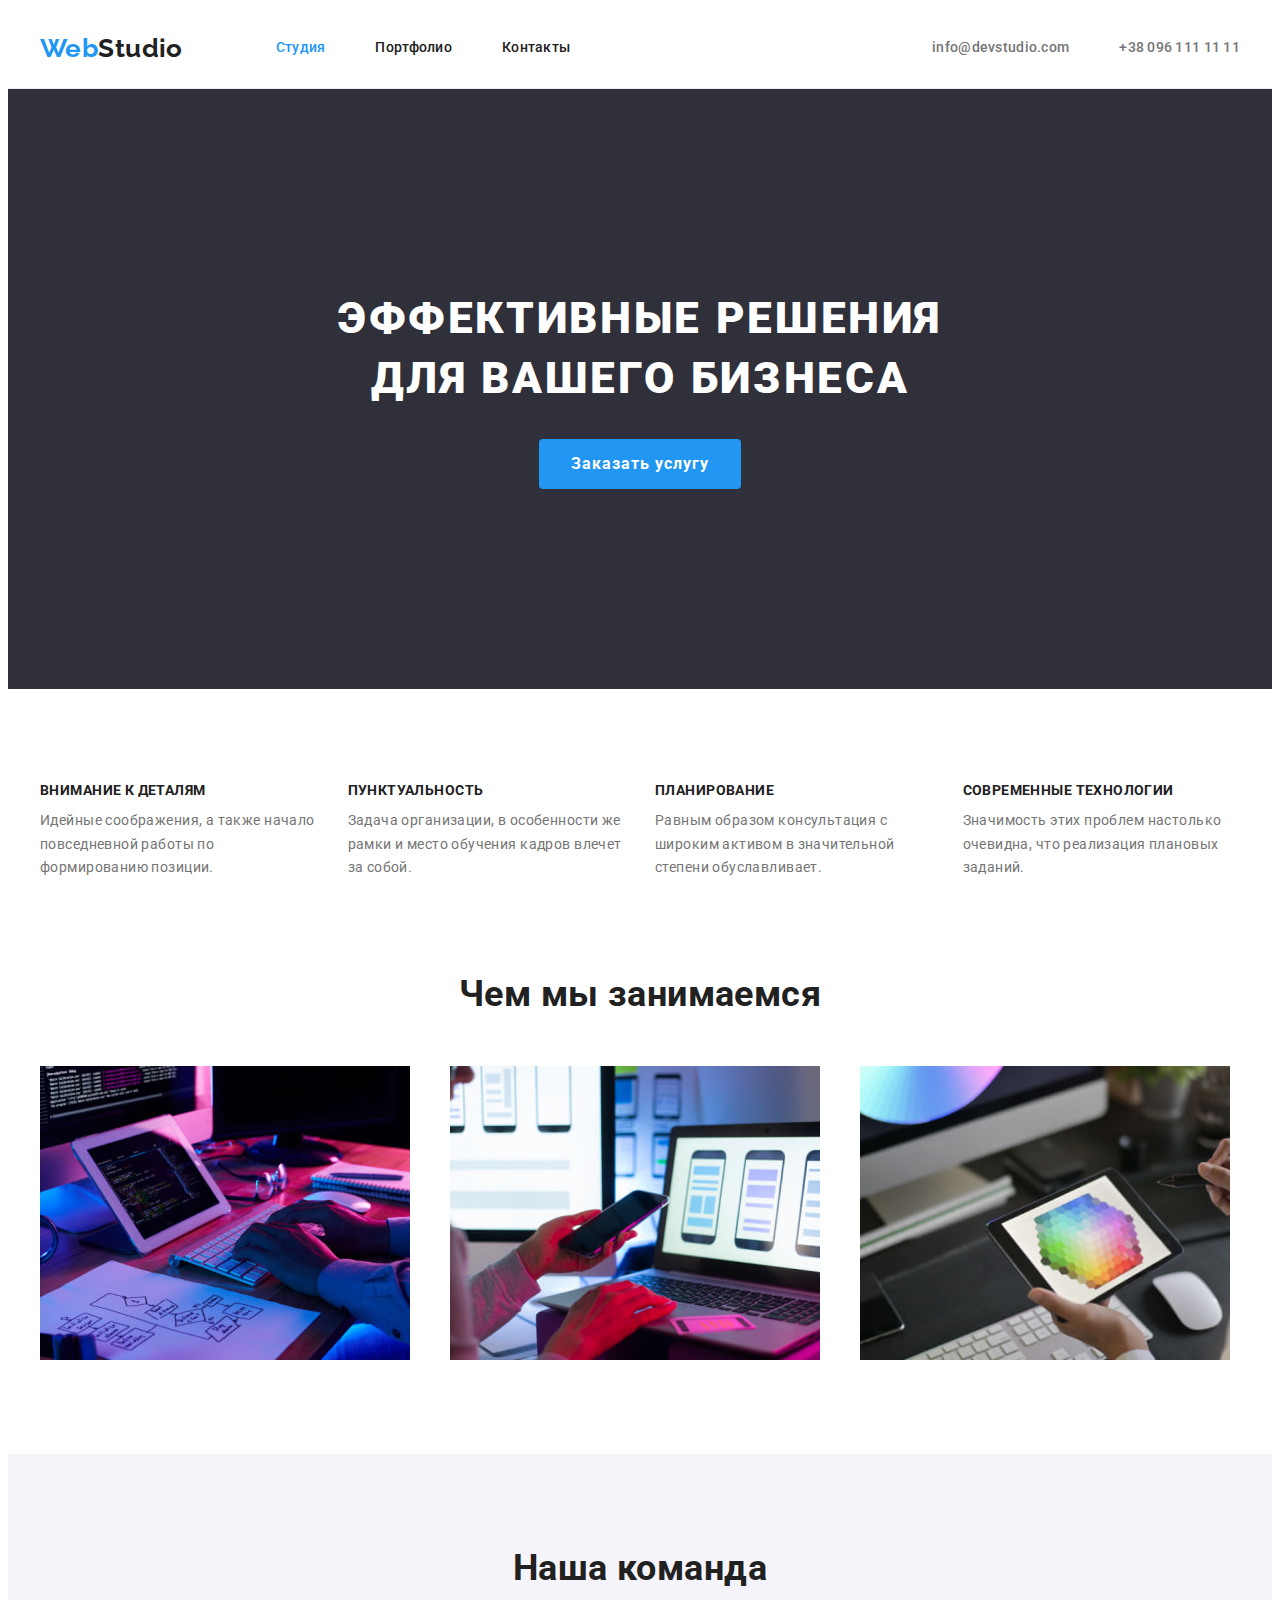
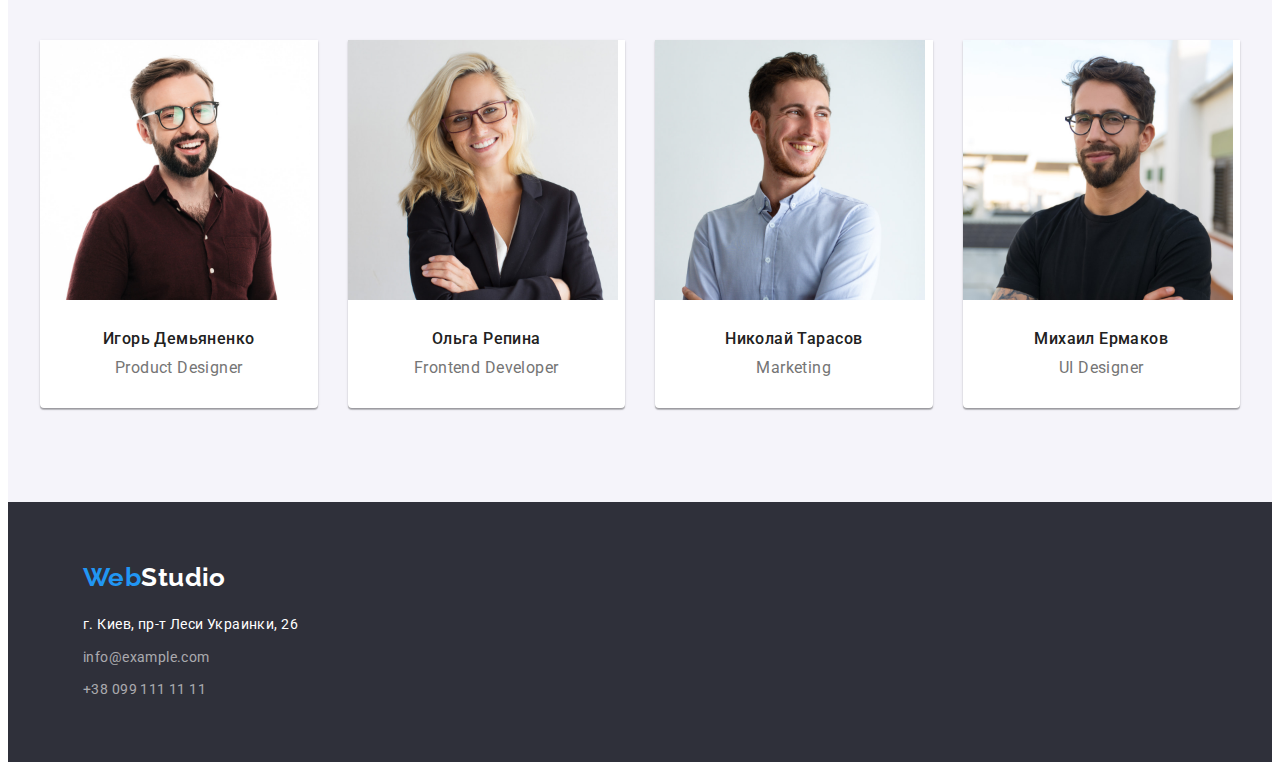
<file: index.html>
<!DOCTYPE html>
<html lang="ru">
  <head>
    <meta charset="UTF-8" />
    <meta name="viewport" content="width=device-width, initial-scale=1.0" />
    <meta http-equiv="X-UA-Compatible" content="IE=Edge" />
    <title>Web Studio | Версия 2.0</title>
    <meta
      name="description"
      content="Вторая версия культового макета Web Studio"
    />
    <link
      href="https://fonts.googleapis.com/css2?family=Raleway:wght@700&family=Roboto:wght@400;500;700;900&display=fallback"
      rel="stylesheet"
    />
    <link
      rel="stylesheet"
      href="https://cdnjs.cloudflare.com/ajax/libs/modern-normalize/0.7.0/modern-normalize.min.css"
      integrity="sha512-yp4nScgc3FLGSJK6gj7q+YzX4ApX8ifljxvw3x5oYG4Js/u7ABw/U+pP31kefS2iz83pHbwe+Le2WvcosArp6Q=="
      crossorigin="anonymous"
    />
    <link rel="stylesheet" href="./css/styles.css" />
  </head>
  <body>
    <header class="header">
      <div class="container main-nav">
        <nav class="navbar">
          <!-- Логототип в хедере -->
          <a href="./index.html" class="logo"><span>Web</span>Studio</a>

          <!-- Меню в хедере -->
          <ul class="site-nav list">
            <li class="item">
              <a href="./index.html" class="link current">Студия</a>
            </li>
            <li class="item">
              <a href="./portfolio.html" class="link">Портфолио</a>
            </li>
            <li class="item"><a href="#" class="link">Контакты</a></li>
          </ul>
        </nav>

        <!-- Контакты в хедере -->
        <ul class="nav-contacts list">
          <li class="item">
            <a href="mailto:info@devstudio.com" class="link"
              >info@devstudio.com</a
            >
          </li>
          <li class="item">
            <a href="tel:+380961111111" class="link">+38 096 111 11 11</a>
          </li>
        </ul>
      </div>
    </header>

    <main>
      <!-- Секция Hero -->
      <section class="hero">
        <div class="hero-content">
          <h1 class="hero-title">
            Эффективные решения<br />для вашего бизнеса
          </h1>
          <button type="button" class="button-order">Заказать услугу</button>
        </div>
      </section>

      <!-- Секция с преимуществами -->
      <section class="features">
        <div class="container">
          <ul class="features-list list">
            <li class="item">
              <h3 class="features-title">Внимание к деталям</h3>
              <p class="features-text">
                Идейные соображения, а также начало повседневной работы по
                формированию позиции.
              </p>
            </li>
            <li class="item">
              <h3 class="features-title">Пунктуальность</h3>
              <p class="features-text">
                Задача организации, в особенности же рамки и место обучения
                кадров влечет за собой.
              </p>
            </li>
            <li class="item">
              <h3 class="features-title">Планирование</h3>
              <p class="features-text">
                Равным образом консультация с широким активом в значительной
                степени обуславливает.
              </p>
            </li>
            <li class="item">
              <h3 class="features-title">Современные технологии</h3>
              <p class="features-text">
                Значимость этих проблем настолько очевидна, что реализация
                плановых заданий.
              </p>
            </li>
          </ul>
        </div>
      </section>

      <!-- Секция Чем мы занимаемся -->
      <section class="photos">
        <div class="container">
          <h2 class="photos-title">Чем мы занимаемся</h2>
          <ul class="photos-list list">
            <li class="photos-item">
              <img
                src="./images/whattodo-1.jpg"
                alt="Человек печатает текст на клавиатуре"
                width="370"
                height="294"
              />
            </li>
            <li class="photos-item">
              <img
                src="./images/whattodo-2.jpg"
                alt="Человек смотрит на смартфон перед ноутбуком"
                width="370"
                height="294"
              />
            </li>
            <li class="photos-item">
              <img
                src="./images/whattodo-3.jpg"
                alt="Цветовая палитра на экране планшета"
                width="370"
                height="294"
              />
            </li>
          </ul>
        </div>
      </section>

      <!-- Секция с фотографиями команды -->
      <section class="team">
        <div class="container">
          <h2 class="team-title">Наша команда</h2>
          <ul class="team-list list">
            <li class="team-item">
              <img
                src="./images/team-1.jpg"
                class="team-photo"
                alt="Мужчина в очках и с бородой"
                title="Игорь Демьяненко"
                width="270"
                height="260"
              />
              <div class="team-content">
                <h3 class="team-name">Игорь Демьяненко</h3>
                <p class="team-text">Product Designer</p>
              </div>
            </li>
            <li class="team-item">
              <img
                src="./images/team-2.jpg"
                class="team-photo"
                alt="Женщина-блондинка в очках и костюме"
                title="Ольга Репина"
                width="270"
                height="260"
              />
              <div class="team-content">
                <h3 class="team-name">Ольга Репина</h3>
                <p class="team-text">Frontend Developer</p>
              </div>
            </li>
            <li class="team-item">
              <img
                src="./images/team-3.jpg"
                class="team-photo"
                alt="Мужчина в светлой рубашке"
                title="Николай Тарасов"
                width="270"
                height="260"
              />
              <div class="team-content">
                <h3 class="team-name">Николай Тарасов</h3>
                <p class="team-text">Marketing</p>
              </div>
            </li>
            <li class="team-item">
              <img
                src="./images/team-4.jpg"
                class="team-photo"
                alt="Мужчина в очках, с бородой, в темной футболке"
                title="Михаил Ермаков"
                width="270"
                height="260"
              />
              <div class="team-content">
                <h3 class="team-name">Михаил Ермаков</h3>
                <p class="team-text">UI Designer</p>
              </div>
            </li>
          </ul>
        </div>
      </section>
    </main>

    <footer class="footer">
      <div class="container">
        <div class="address">
          <!-- Логотип в футере -->
          <a href="./index.html" class="footer-logo"><span>Web</span>Studio</a>

          <!-- Контакты в футере -->
          <address class="footer-adress">
            <p class="footer-map">г. Киев, пр-т Леси Украинки, 26</p>
            <a href="mailto:info@example.com" class="link">info@example.com</a>
            <a href="tel:+380991111111" class="link">+38 099 111 11 11</a>
          </address>
        </div>
      </div>
    </footer>
  </body>
</html>
</file>
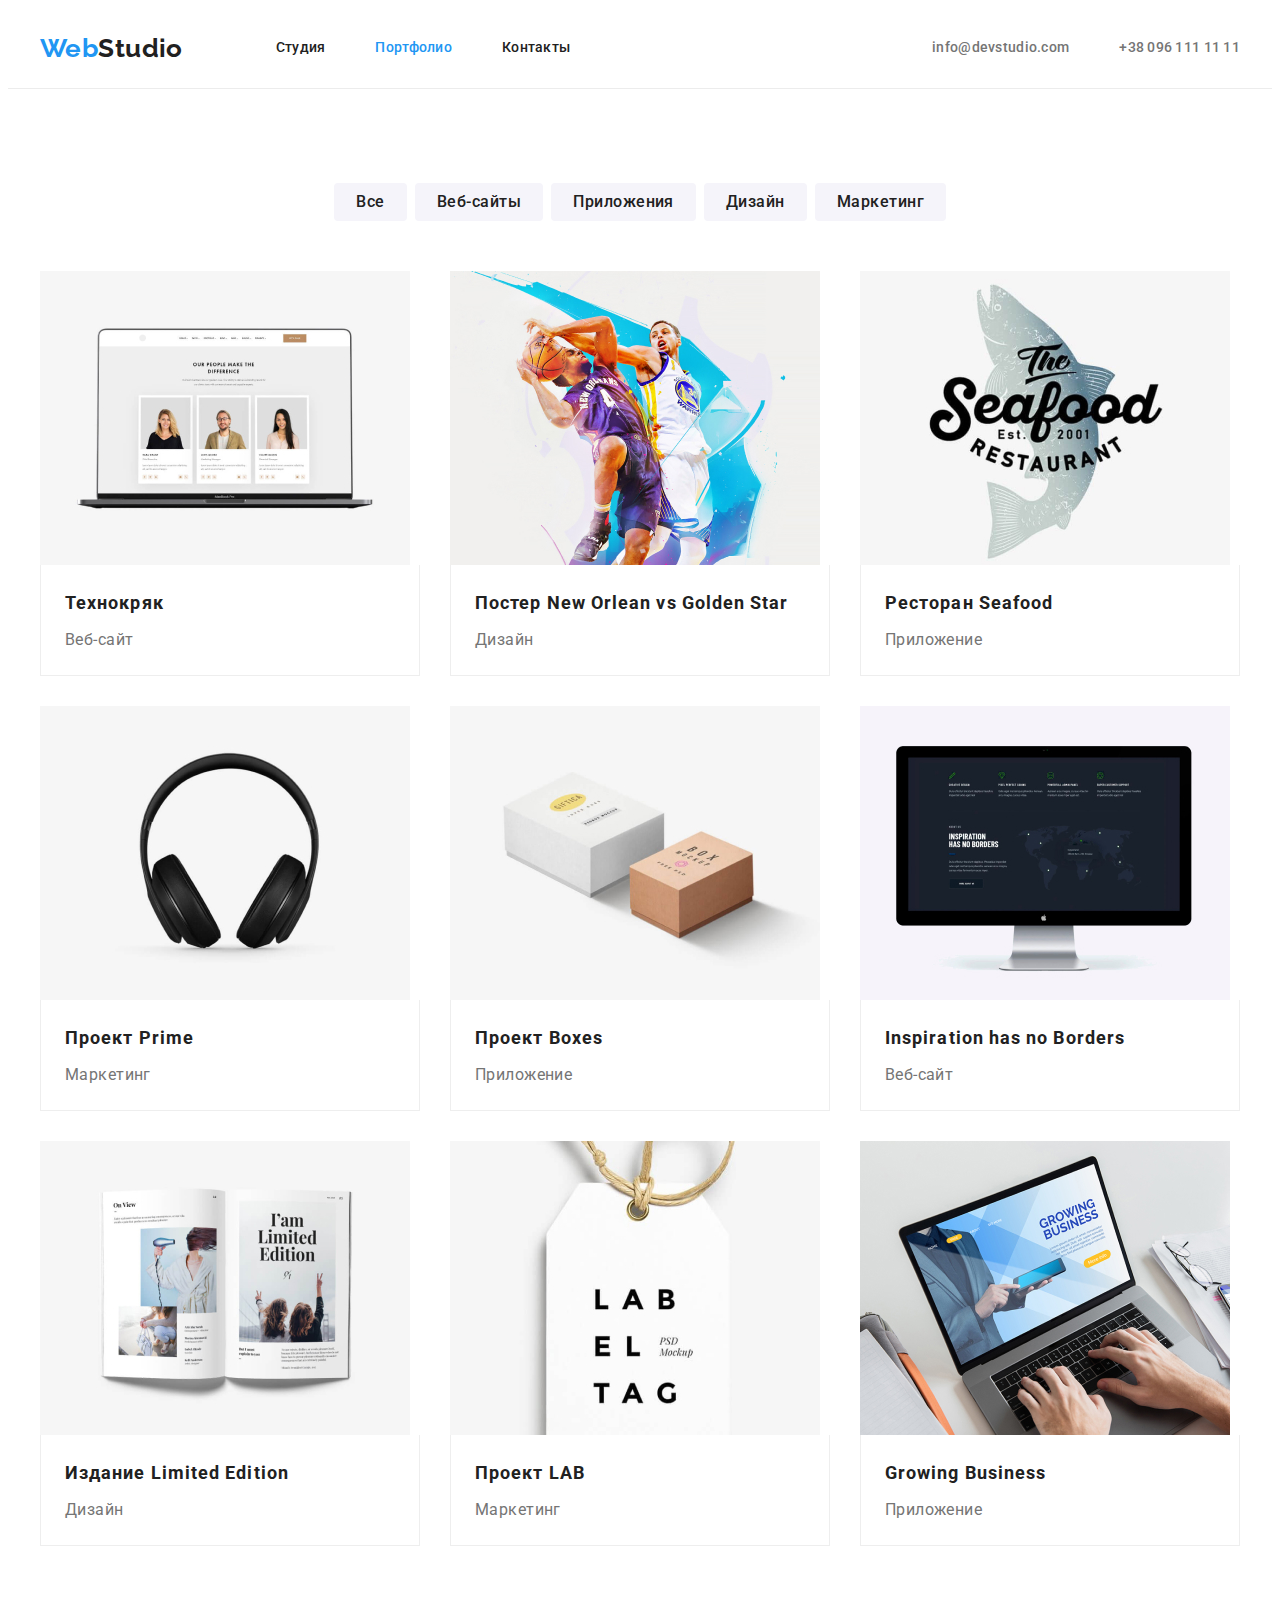
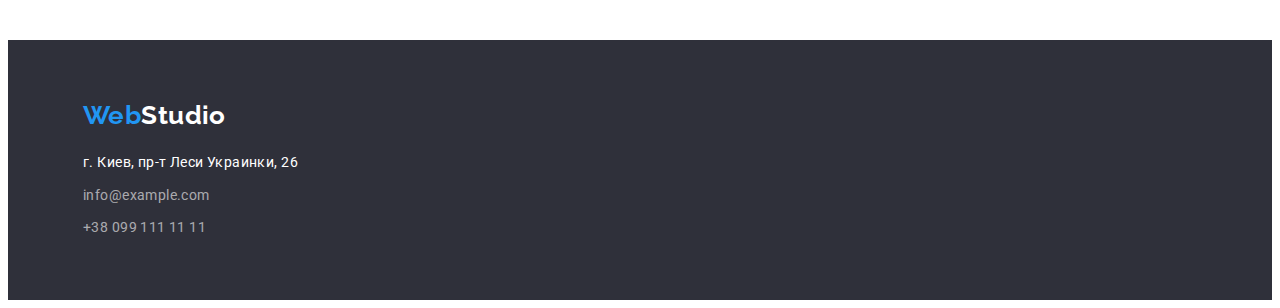
<file: portfolio.html>
<!DOCTYPE html>
<html lang="ru">
  <head>
    <meta charset="UTF-8" />
    <meta name="viewport" content="width=device-width, initial-scale=1.0" />
    <meta http-equiv="X-UA-Compatible" content="IE=Edge" />
    <title>Web Studio | Версия 2.0</title>
    <meta
      name="description"
      content="Вторая версия культового макета Web Studio"
    />
    <link
      href="https://fonts.googleapis.com/css2?family=Raleway:wght@700&family=Roboto:wght@400;500;700;900&display=swap"
      rel="stylesheet"
    />
    <link
      rel="stylesheet"
      href="https://cdnjs.cloudflare.com/ajax/libs/modern-normalize/0.7.0/modern-normalize.min.css"
      integrity="sha512-yp4nScgc3FLGSJK6gj7q+YzX4ApX8ifljxvw3x5oYG4Js/u7ABw/U+pP31kefS2iz83pHbwe+Le2WvcosArp6Q=="
      crossorigin="anonymous"
    />
    <link rel="stylesheet" href="./css/styles.css" />
  </head>
  <body>
    <header class="header">
      <div class="container main-nav">
        <nav class="navbar">
          <!-- Логототип в хедере -->
          <a href="./index.html" class="logo"><span>Web</span>Studio</a>

          <!-- Меню в хедере -->
          <ul class="site-nav list">
            <li class="item">
              <a href="./index.html" class="link">Студия</a>
            </li>
            <li class="item">
              <a href="./portfolio.html" class="link current">Портфолио</a>
            </li>
            <li class="item"><a href="#" class="link">Контакты</a></li>
          </ul>
        </nav>

        <!-- Контакты в хедере -->
        <ul class="nav-contacts list">
          <li class="item">
            <a href="mailto:info@devstudio.com" class="link"
              >info@devstudio.com</a
            >
          </li>
          <li class="item">
            <a href="tel:+380961111111" class="link">+38 096 111 11 11</a>
          </li>
        </ul>
      </div>
    </header>

    <main>
      <div class="container">
        <section class="portfolio-section">
          <!-- Кнопки-фильтры -->
          <ul class="filters list">
            <li class="filters-item">
              <button type="button" class="filters-button">Все</button>
            </li>

            <li class="filters-item">
              <button type="button" class="filters-button">Веб-сайты</button>
            </li>
            <li class="filters-item">
              <button type="button" class="filters-button">Приложения</button>
            </li>
            <li class="filters-item">
              <button type="button" class="filters-button">Дизайн</button>
            </li>
            <li class="filters-item">
              <button type="button" class="filters-button">Маркетинг</button>
            </li>
          </ul>

          <!-- Портфолио -->
          <ul class="portfolio list">
            <li class="portfolio-item">
              <a href="#" class="portfolio-link">
                <div class="portfolio-image">
                  <img
                    src="./images/portfolio-1.jpg"
                    alt="Пример сайта"
                    width="370"
                    height="294"
                  />
                </div>
                <div class="portfolio-content">
                  <h2 class="portfolio-title">Технокряк</h2>
                  <p class="portfolio-text">Веб-сайт</p>
                </div>
              </a>
            </li>

            <li class="portfolio-item">
              <a href="#" class="portfolio-link">
                <img
                  src="./images/portfolio-2.jpg"
                  alt="Два мужчины играют в баскетбол"
                  width="370"
                  height="294"
                />
                <div class="portfolio-content">
                  <h2 class="portfolio-title">
                    Постер New Orlean vs Golden Star
                  </h2>
                  <p class="portfolio-text">Дизайн</p>
                </div>
              </a>
            </li>
            <li class="portfolio-item">
              <a href="#" class="portfolio-link">
                <img
                  src="./images/portfolio-3.jpg"
                  alt="Логотип ресторана с рыбой на фоне"
                  width="370"
                  height="294"
                />
                <div class="portfolio-content">
                  <h2 class="portfolio-title">Ресторан Seafood</h2>
                  <p class="portfolio-text">Приложение</p>
                </div>
              </a>
            </li>
            <li class="portfolio-item">
              <a href="#" class="portfolio-link">
                <img
                  src="./images/portfolio-4.jpg"
                  alt="Наушники"
                  width="370"
                  height="294"
                />
                <div class="portfolio-content">
                  <h2 class="portfolio-title">Проект Prime</h2>
                  <p class="portfolio-text">Маркетинг</p>
                </div>
              </a>
            </li>
            <li class="portfolio-item">
              <a href="#" class="portfolio-link">
                <img
                  src="./images/portfolio-5.jpg"
                  alt="Две коробки"
                  width="370"
                  height="294"
                />
                <div class="portfolio-content">
                  <h2 class="portfolio-title">Проект Boxes</h2>
                  <p class="portfolio-text">Приложение</p>
                </div>
              </a>
            </li>
            <li class="portfolio-item">
              <a href="#" class="portfolio-link">
                <img
                  src="./images/portfolio-6.jpg"
                  alt="Карта мира на темном фоне"
                  width="370"
                  height="294"
                />
                <div class="portfolio-content">
                  <h2 class="portfolio-title">Inspiration has no Borders</h2>
                  <p class="portfolio-text">Веб-сайт</p>
                </div>
              </a>
            </li>
            <li class="portfolio-item">
              <a href="#" class="portfolio-link">
                <img
                  src="./images/portfolio-7.jpg"
                  alt="Разворот книги"
                  width="370"
                  height="294"
                />
                <div class="portfolio-content">
                  <h2 class="portfolio-title">Издание Limited Edition</h2>
                  <p class="portfolio-text">Дизайн</p>
                </div>
              </a>
            </li>
            <li class="portfolio-item">
              <a href="#" class="portfolio-link">
                <img
                  src="./images/portfolio-8.jpg"
                  alt="Белая бирка"
                  width="370"
                  height="294"
                />
                <div class="portfolio-content">
                  <h2 class="portfolio-title">Проект LAB</h2>
                  <p class="portfolio-text">Маркетинг</p>
                </div>
              </a>
            </li>
            <li class="portfolio-item">
              <a href="#" class="portfolio-link">
                <img
                  src="./images/portfolio-9.jpg"
                  alt="Человек печаает на ноутбуке"
                  width="370"
                  height="294"
                />
                <div class="portfolio-content">
                  <h2 class="portfolio-title">Growing Business</h2>
                  <p class="portfolio-text">Приложение</p>
                </div>
              </a>
            </li>
          </ul>
        </section>
      </div>
    </main>
    <footer class="footer">
      <div class="container">
        <div class="address">
          <!-- Логотип в футере -->
          <a href="./index.html" class="footer-logo"><span>Web</span>Studio</a>

          <!-- Контакты в футере -->
          <address class="footer-adress">
            <p class="footer-map">г. Киев, пр-т Леси Украинки, 26</p>
            <a href="mailto:info@example.com" class="link">info@example.com</a>
            <a href="tel:+380991111111" class="link">+38 099 111 11 11</a>
          </address>
        </div>
      </div>
    </footer>
  </body>
</html>
</file>
<file: css/styles.css>
/* цвет основного текста #757575 */
/* вторичный цвет текста #212121 */
/* цвет фона #FFFFFF */
/* вторичный цвет фона #2f303a */
/* дополнительный цвет фона #f5f4fa */
/* акцент #2196F3 */

:root {
  --primary-text-color: #757575;
  --second-text-color: #212121;
  --accent-color: #2196f3;
  --primary-bg-color: #ffffff;
  --second-bg-color: #2f303a;
  --additional-background-color: #f5f4fa;
}

body {
  background-color: var(--primary-bg-color);
  color: var(--primary-text-color);

  font-family: Roboto, sans-serif;
  letter-spacing: 0.03em;
  font-size: 14px;
  line-height: 1.71;
}

/* Утилиты */

.list {
  padding: 0;
  margin: 0;
  list-style: none;
}

.container {
  margin-left: auto;
  margin-right: auto;
  padding: 0 15px;

  width: 1200px;
}

img {
  display: block;
  max-width: 100%;
  height: auto;
}

/* Header */

.header {
  border-bottom: 1px solid #ececec;
}

.main-nav {
  display: flex;
  align-items: center;
}

.navbar {
  display: flex;
  align-items: center;
}

/* Логотип в хедере */

.logo {
  margin-right: 93px;

  color: var(--second-text-color);

  font-family: Raleway, sans-serif;
  font-weight: 700;
  font-size: 26px;
  line-height: 1.19;
  text-decoration: none;
}

.logo span {
  color: var(--accent-color);
}

/* Меню в хедере */

.site-nav {
  display: flex;
}

.site-nav .item:not(:last-child) {
  margin-right: 50px;
}

.site-nav .link {
  display: block;
  padding-top: 32px;
  padding-bottom: 32px;
  color: var(--second-text-color);

  font-weight: 500;
  font-size: 14px;
  line-height: 1.14;
  letter-spacing: 0.02em;
  text-decoration: none;
}

.site-nav .link:hover,
.site-nav .link:focus,
.nav-contacts .link:hover,
.nav-contacts .link:focus,
.site-nav .link.current,
.footer-adress .link:hover,
.footer-adress .link:focus {
  color: var(--accent-color);
}

/* Контакты в хедере */

.nav-contacts {
  display: flex;
  margin-left: auto;
}

.nav-contacts .item:not(:last-child) {
  margin-right: 50px;
}

.nav-contacts .link {
  color: var(--primary-text-color);

  font-weight: 500;
  font-size: 14px;
  line-height: 1.14;
  letter-spacing: 0.02em;
  text-decoration: none;
}

/* Секция Hero */

.hero {
  /* Паддинги будут удалены, оставлены для визуализации */
  padding-top: 200px;
  padding-bottom: 200px;

  background-color: var(--second-bg-color);
  color: var(--primary-bg-color);

  text-align: center;
}

.hero-content {
  margin-right: auto;
  margin-left: auto;
  max-width: 696px;
}

.hero-title {
  margin-top: 0;
  margin-bottom: 30px;

  font-weight: 900;
  font-size: 44px;
  line-height: 1.36;
  letter-spacing: 0.06em;
  text-transform: uppercase;
}

/* Hero button */

.button-order {
  display: inline-block;
  padding: 10px 32px;
  min-width: 200px;
  height: 50px;
  border-radius: 4px;
  border: 0px solid transparent;

  background-color: var(--accent-color);
  color: var(--primary-bg-color);

  font-family: inherit;
  font-weight: 700;
  font-size: 16px;
  line-height: 1.87;
  letter-spacing: 0.06em;

  cursor: pointer;
}

.button-order:hover,
.button-order:focus {
  box-shadow: 0px 4px 4px rgba(0, 0, 0, 0.15);
}

/* Преимущества */

.features {
  padding-top: 94px;
}

.features-list {
  display: flex;
}

.features .item {
  width: calc((100% - 90px) / 4);
}

.features .item:not(:last-child) {
  margin-right: 30px;
}

.features-title {
  margin-top: 0;
  margin-bottom: 10px;

  color: var(--second-text-color);

  font-weight: 700;
  font-size: 14px;
  line-height: 1.14;
  text-transform: uppercase;
}

.features-text {
  margin-top: 0;
  margin-bottom: 0;
}

/* Секция Чем мы занимаемся  */

.photos {
  padding-top: 94px;
  padding-bottom: 94px;
}

.photos-list {
  display: flex;
}

.photos-item {
  width: calc((100% - 60px) / 3);
}

.photos-item:not(:last-child) {
  margin-right: 30px;
}

/* Тайтлы Чем мы занимаемся + Наша команда */

.photos-title,
.team-title {
  margin-top: 0;
  margin-bottom: 50px;

  color: var(--second-text-color);

  font-weight: 700;
  font-size: 36px;
  line-height: 1.16;
  text-align: center;
}

/* Секция с фотографиями команды */

.team {
  padding-top: 94px;
  padding-bottom: 94px;

  background-color: var(--additional-background-color);
}

.team-list {
  display: flex;
}

.team-item {
  width: calc((100% - 90px) / 4);

  background-color: #ffffff;
  box-shadow: 0px 1px 3px rgba(0, 0, 0, 0.12), 0px 1px 1px rgba(0, 0, 0, 0.14),
    0px 2px 1px rgba(0, 0, 0, 0.2);
  border-bottom-right-radius: 4px;
  border-bottom-left-radius: 4px;
}

.team-item:not(:last-child) {
  margin-right: 30px;
}

.team-content {
  padding: 30px 0;
  text-align: center;
}

.team-name {
  margin-top: 0;
  margin-bottom: 10px;

  color: var(--second-text-color);

  font-weight: 500;
  font-size: 16px;
  line-height: 1.18;
}

.team-text {
  margin-top: 0;
  margin-bottom: 0;

  font-size: 16px;
  line-height: 1.18;
}

/* Страница портфолио */

.portfolio-section {
  padding: 94px 0;
}

/* Кнопки-фильтры */

.filters {
  display: flex;
  justify-content: center;
  margin-bottom: 50px;
}

.filters-item:not(:last-child) {
  margin-right: 8px;
}

.filters-button {
  display: inline-block;
  padding: 6px 22px;
  min-width: 73px;
  height: 38px;
  border-radius: 4px;
  border: 0px solid transparent;

  background-color: var(--additional-background-color);
  color: var(--second-text-color);

  font-family: inherit;
  font-weight: 500;
  font-size: 16px;
  line-height: 1.62;
  text-align: center;
  letter-spacing: 0.03em;
}

.filters-button:hover,
.filters-button:focus {
  box-shadow: 0px 4px 4px rgba(0, 0, 0, 0.15);

  background-color: var(--accent-color);
  color: var(--primary-bg-color);

  cursor: pointer;
}

/* Сетка портфолио */

.portfolio {
  display: flex;
  flex-wrap: wrap;
}

.portfolio-item {
  width: calc((100% - 60px) / 3);
  margin-right: 30px;
  margin-bottom: 30px;
}

.portfolio-item:nth-child(3n) {
  margin-right: 0px;
}

.portfolio-item:nth-last-child(-n + 3) {
  margin-bottom: 0px;
}

.portfolio-link {
  text-decoration: none;
}

/* Пустой div для будущего дополнения картинки 

.portfolio-image {

} */

.portfolio-content {
  padding: 20px 24px;

  border-right-width: 1px;
  border-right-style: solid;
  border-right-color: #eeeeee;

  border-bottom-width: 1px;
  border-bottom-style: solid;
  border-bottom-color: #eeeeee;

  border-left-width: 1px;
  border-left-style: solid;
  border-left-color: #eeeeee;
}

.portfolio-title {
  margin-top: 0;
  margin-bottom: 4px;

  color: var(--second-text-color);

  font-weight: 700;
  font-size: 18px;
  line-height: 2;
  letter-spacing: 0.06em;
}

.portfolio-text {
  margin: 0;

  color: var(--primary-text-color);

  font-size: 16px;
  line-height: 1.87;
}

/* Footer */

.footer {
  padding: 60px 60px;

  background-color: var(--second-bg-color);
  color: var(--primary-bg-color);
}

.address {
  width: calc((100% - 30px * 2) / 4);
}

/* Лого в футере */

.footer-logo {
  display: inline-block;
  margin-bottom: 20px;

  color: var(--primary-bg-color);

  font-family: Raleway, sans-serif;
  font-weight: 700;
  font-size: 26px;
  line-height: 1.19;
  text-decoration: none;
}

.footer-logo span {
  color: var(--accent-color);
}

/* Контакты в футере */

.footer-adress {
  display: flex;
  flex-direction: column;

  font-style: normal;
  /* font-size: 14px; */
}

.footer-adress .link {
  margin-bottom: 9px;

  color: rgba(255, 255, 255, 0.6);

  text-decoration: none;
}

/* .footer-adress .link:hover,
.footer-adress .link:focus {
  color: var(--accent-color);
} */

.footer-adress .link:last-child {
  margin-bottom: 0;
}

.footer-map {
  margin-top: 0;
  margin-bottom: 9px;
}
</file>
